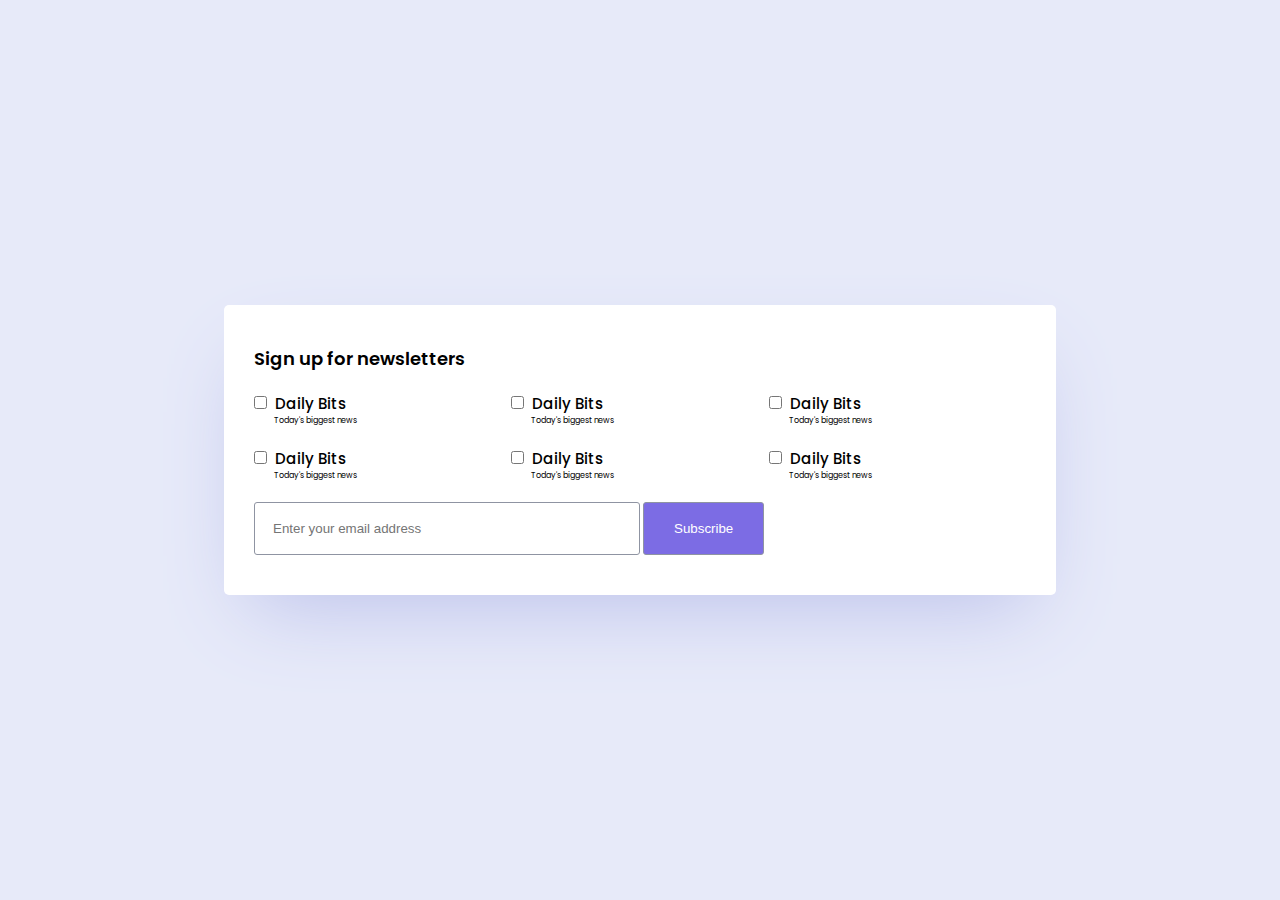
<file: day-01/index.html>
<!DOCTYPE html>
<html lang="en">

<head>
    <meta charset="UTF-8">
    <title>Day 1</title>
    <link rel="stylesheet" href="style.css">
    <script src="app.js"></script>
</head>

<body>
    <div class="container">
        <h3>Sign up for newsletters</h3>
        <div class="checkboxes">
            <div class="checkbox-wrapper" id="daily-bits">
                <input class="checkbox" type="checkbox">
                <label for="daily-bits">Daily Bits</label>
                <p>Today's biggest news</p>
            </div>
            <div class="checkbox-wrapper" id="">
                <input class="checkbox" type="checkbox">
                <label for="daily-bits">Daily Bits</label>
                <p>Today's biggest news</p>
            </div>
            <div class="checkbox-wrapper" id="">
                <input class="checkbox" type="checkbox">
                <label for="daily-bits">Daily Bits</label>
                <p>Today's biggest news</p>
            </div>
            <div class="checkbox-wrapper" id="">
                <input class="checkbox" type="checkbox">
                <label for="daily-bits">Daily Bits</label>
                <p>Today's biggest news</p>
            </div>
            <div class="checkbox-wrapper" id="">
                <input class="checkbox" type="checkbox">
                <label for="daily-bits">Daily Bits</label>
                <p>Today's biggest news</p>
            </div>
            <div class="checkbox-wrapper" id="">
                <input class="checkbox" type="checkbox">
                <label for="daily-bits">Daily Bits</label>
                <p>Today's biggest news</p>
            </div>
        </div>

        <input type="text" placeholder="Enter your email address">
        <button>Subscribe</button>
    </div>
</body>

</html>
</file>
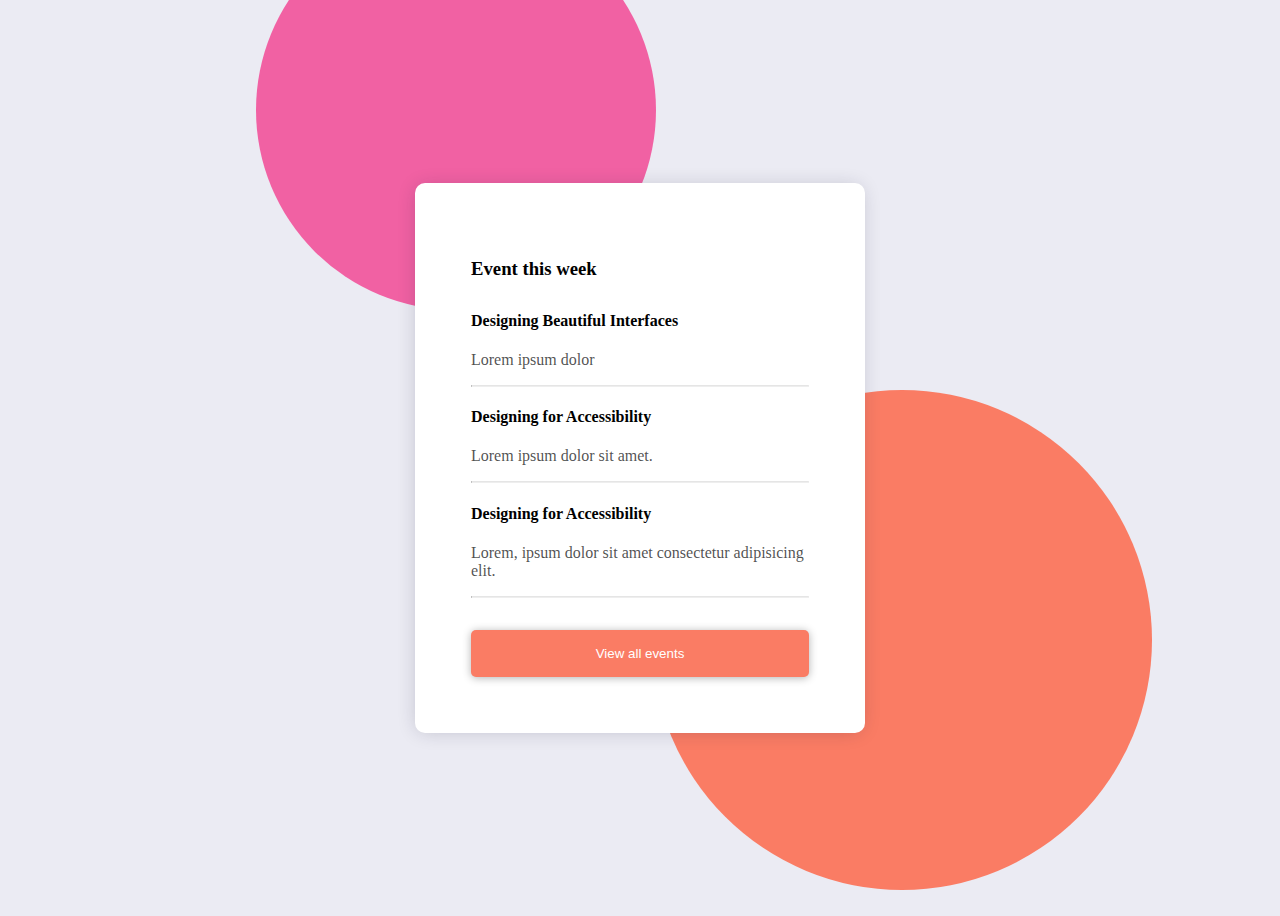
<file: day-06/index.html>
<!DOCTYPE html>
<html lang="en">

<head>
    <meta charset="UTF-8">
    <title>Day 6</title>
    <link rel="stylesheet" href="style.css">
</head>

<body>
    <div class="container">
        <h3>Event this week</h3>
        <ul>
            <li>
                <h4>Designing Beautiful Interfaces</h4>
                <p>Lorem ipsum dolor</p>
                <hr>
            </li>
            <li>
                <h4>Designing for Accessibility</h4>
                <p>Lorem ipsum dolor sit amet.</p>
                <hr>
            </li>
            <li>
                <h4>Designing for Accessibility</h4>
                <p>Lorem, ipsum dolor sit amet consectetur adipisicing elit.</p>
                <hr>
            </li>
        </ul>
        <button>View all events</button>
    </div>
    <div class="smallcircle"></div>
    <div class="bigcircle"></div>
</body>

</html>
</file>
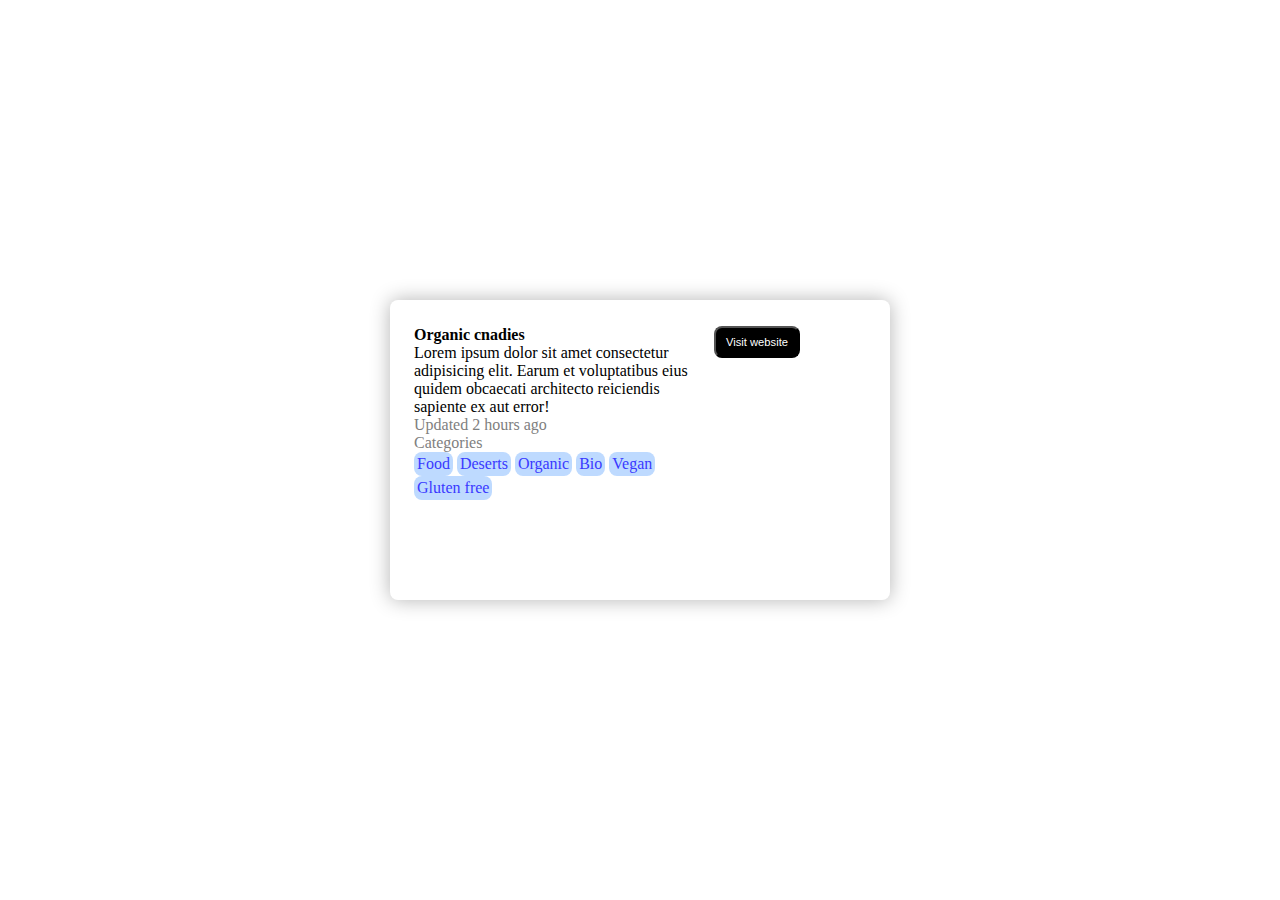
<file: day-09/index.html>
<!DOCTYPE html>
<html lang="en">

<head>
    <meta charset="UTF-8">
    <title>detail card</title>
    <link rel="stylesheet" href="style.css">
</head>

<body>

    <div class="card">
        <div class="card__left">
            <h4 class="card__heading">Organic cnadies</h4>
            <p class="card__para">Lorem ipsum dolor sit amet consectetur adipisicing elit. Earum et voluptatibus eius
                quidem
                obcaecati
                architecto reiciendis sapiente ex aut error!</p>
            <p class="sub-title">Updated 2 hours ago</p>
            <p class="sub-title">Categories</p>
            <div class="card__catagories">
                <span class="card__catagory">Food</span>
                <span class="card__catagory">Deserts</span>
                <span class="card__catagory">Organic</span>
                <span class="card__catagory">Bio</span>
                <span class="card__catagory">Vegan</span>
                <span class="card__catagory">Gluten free</span>
            </div>
        </div>
        <div>

            <button class="btn">Visit website</button>
        </div>
    </div>
</body>

</html>
</file>
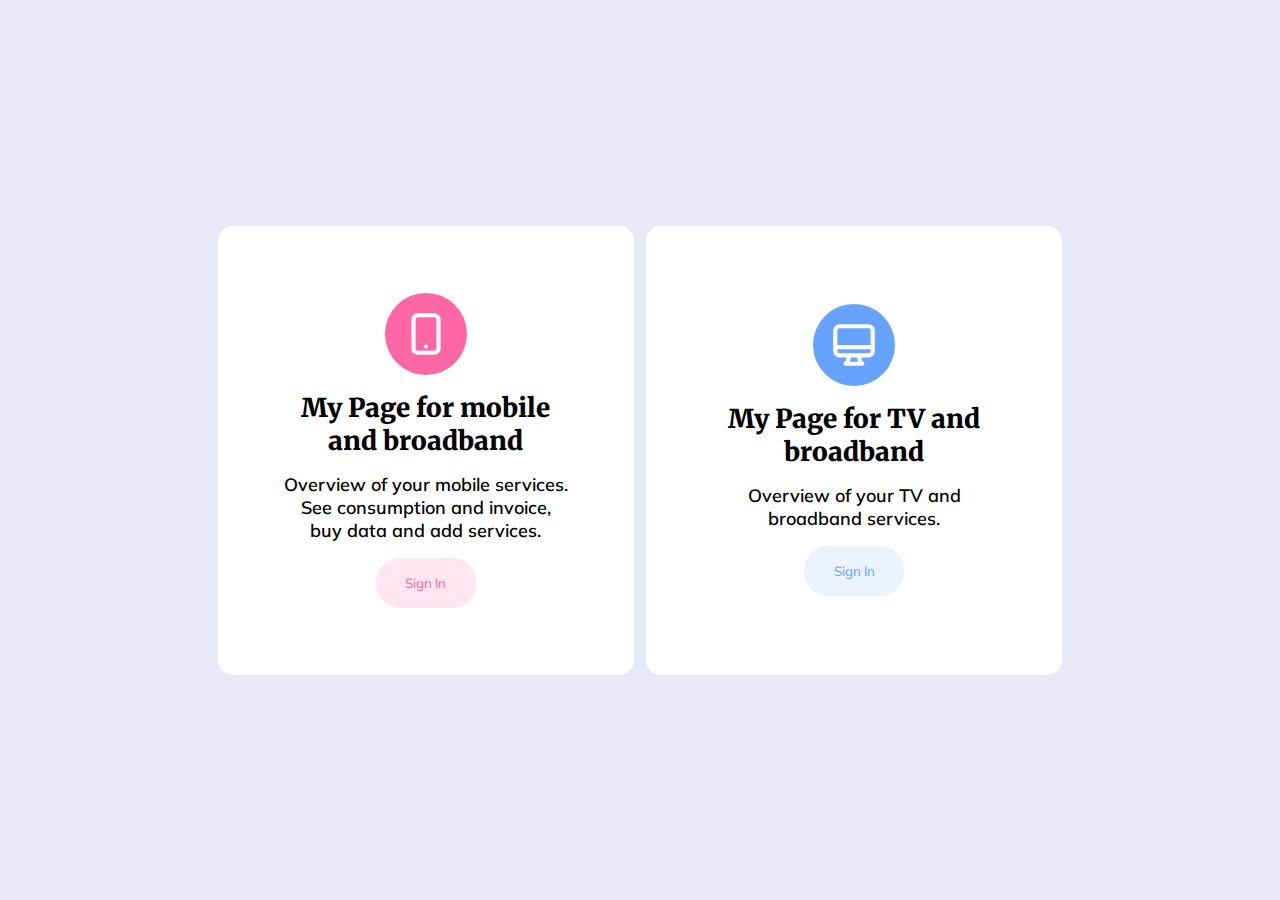
<file: day-12/index.html>
<!DOCTYPE html>
<html lang="en">
  <head>
    <meta charset="UTF-8" />
    <title>Day 12</title>

    <link rel="stylesheet" href="style.css" />
  </head>

  <body>
    <div class="container">
      <div class="card pink">
        <div class="icon-wrapper">
          <svg
            xmlns="http://www.w3.org/2000/svg"
            class="icon"
            fill="none"
            viewBox="0 0 24 24"
            stroke="white"
          >
            <path
              stroke-linecap="round"
              stroke-linejoin="round"
              stroke-width="2"
              d="M12 18h.01M8 21h8a2 2 0 002-2V5a2 2 0 00-2-2H8a2 2 0 00-2 2v14a2 2 0 002 2z"
            />
          </svg>
        </div>
        <h1>My Page for mobile and broadband</h1>
        <p>
          Overview of your mobile services. See consumption and invoice, buy
          data and add services.
        </p>
        <button>Sign In</button>
      </div>
      <div class="card blue">
        <div class="icon-wrapper">
          <svg
            xmlns="http://www.w3.org/2000/svg"
            class="icon"
            fill="none"
            viewBox="0 0 24 24"
            stroke="white"
          >
            <path
              stroke-linecap="round"
              stroke-linejoin="round"
              stroke-width="2"
              d="M9.75 17L9 20l-1 1h8l-1-1-.75-3M3 13h18M5 17h14a2 2 0 002-2V5a2 2 0 00-2-2H5a2 2 0 00-2 2v10a2 2 0 002 2z"
            />
          </svg>
        </div>
        <h1>My Page for TV and broadband</h1>
        <p>Overview of your TV and broadband services.</p>
        <button>Sign In</button>
      </div>
    </div>
  </body>
</html>
</file>
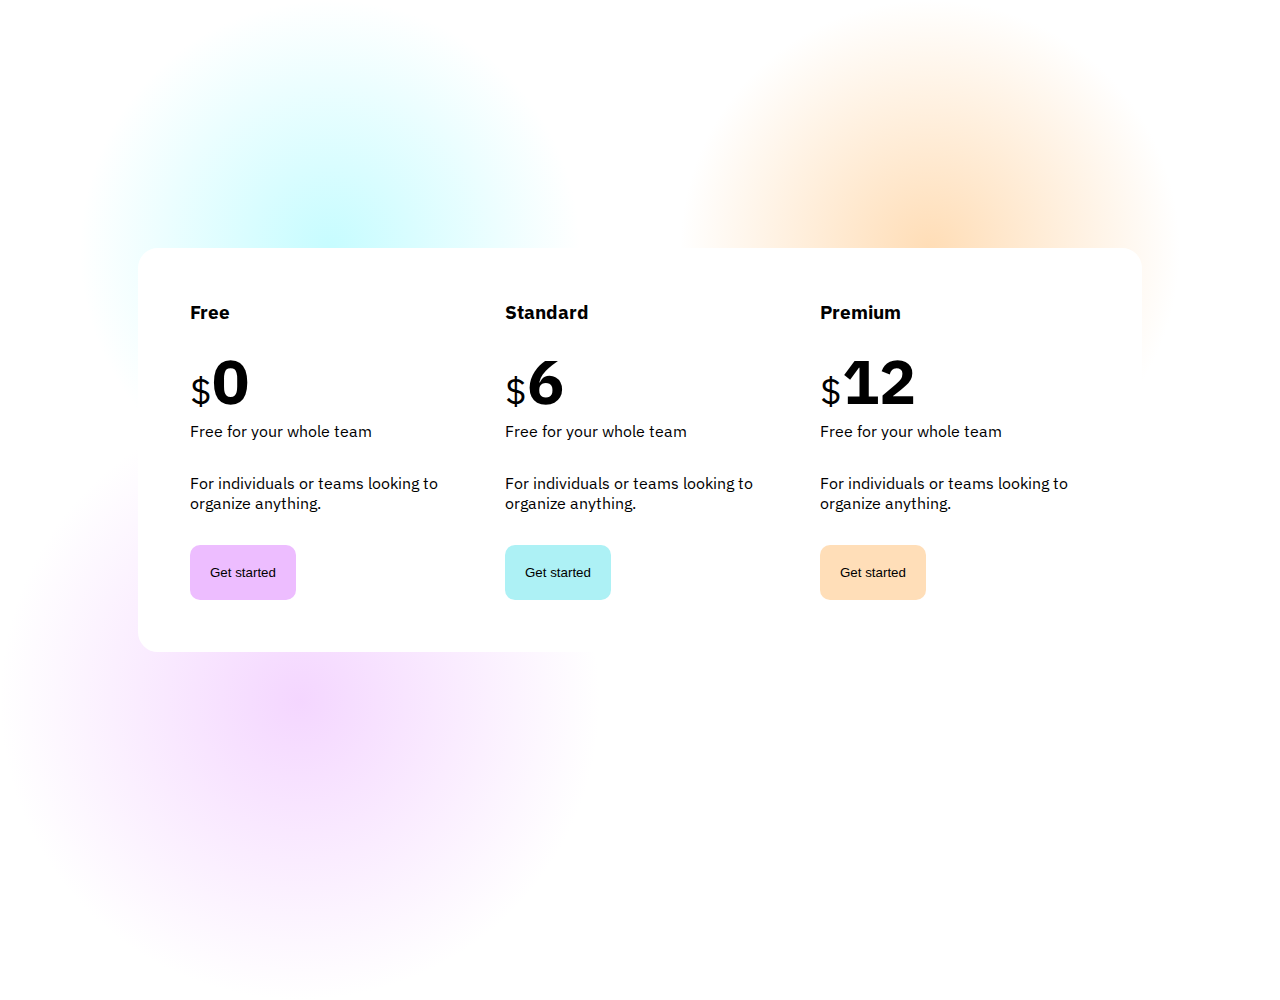
<file: day-13/index.html>
<!DOCTYPE html>
<html lang="en">
  <head>
    <meta charset="UTF-8" />
    <title>Day 13</title>
    <link rel="stylesheet" href="style.css" />
  </head>

  <body>
    <div class="card">
      <section>
        <h3>Free</h3>
        <p class="price"><span>$</span><strong>0</strong></p>
        <p class="text-sm">Free for your whole team</p>
        <p class="text-md">
          For individuals or teams looking to organize anything.
        </p>
        <button class="btn pink">Get started</button>
      </section>
      <section>
        <h3>Standard</h3>
        <p class="price"><span>$</span><strong>6</strong></p>
        <p class="text-sm">Free for your whole team</p>
        <p class="text-md">
          For individuals or teams looking to organize anything.
        </p>
        <button class="btn blue">Get started</button>
      </section>
      <section>
        <h3>Premium</h3>
        <p class="price"><span>$</span><strong>12</strong></p>
        <p class="text-sm">Free for your whole team</p>
        <p class="text-md">
          For individuals or teams looking to organize anything.
        </p>
        <button class="btn yellow">Get started</button>
      </section>
    </div>
    <div class="ellipse ellipse1"></div>
    <div class="ellipse ellipse2"></div>
    <div class="ellipse ellipse3"></div>
  </body>
</html>
</file>
<file: day-01/style.css>
@import url('https://fonts.googleapis.com/css2?family=Poppins:wght@400;500;600&display=swap');

:root{
   --grayish:#E7EAF9;
   --violet:#7C6CE4;
   --black:#1C1C1C;
   --gray:#8D909D;
   --darker:#747474;
   --lighter-gray:#ACACB2;
}
*{
    box-sizing: border-box;
    margin: 0;
    padding: 0;
}

html{
    font-size: 62.5%;
}

h3{
    font-size: 1.8rem;
    font-weight: 600;
    margin-bottom: 2rem;
}
p{
    font-size: 0.8rem;
}
body{
    font-family: 'Poppins',sans-serif;
    display: flex; 
    align-items: center; 
    justify-content: center;  
    min-height: 100vh;
    background-color: var(--grayish);
}

.container{
    width: 65%;
    background-color: white;
    padding: 4rem 3rem;
    border-radius: 5px;
    box-shadow: 0px 34px 85px -25px #BBC0EA;;
    max-width: 1300px;
    min-width: 400px;
}

.checkboxes{
    display: grid;
    grid-template-columns: repeat(3,1fr);
    grid-template-rows: repeat(2,1fr);
}

.checkbox-wrapper{
    margin-bottom: 2rem;
    cursor: pointer;
}
.checkbox{
    padding: 1rem;
    cursor: pointer;
}

label{
    font-size: 1.5rem;
    font-weight: 500;
    margin-left: .5rem;
}

p{
    text-indent: 2rem;
}
input[type="text"]{
    background: #FFFFFF;
    border: 1px solid #8F94A2;
    border-radius: 3px;
    padding: 1.8rem;
    outline: none;
    width: 50%;
}
button{
    background-color: var(--violet);
    border: 1px solid #8F94A2;
    border-radius: 3px;
    color: #fff;
    padding: 1.8rem 3rem;
    cursor: pointer;    
}
button:hover{
    background-color: #725fec;
}
</file>
<file: day-06/style.css>
@import url("https://fonts.googleapis.com/css2?family=Poppins:wght@400;500;600&display=swap");
* {
  box-sizing: border-box;
}

body {
  font-family: "Poppins" sans-serif;
  display: grid;
  place-items: center;
  min-height: 100vh;
  background-color: #ebebf3;
}

.container {
  width: 450px;
  box-shadow: -1px 1px 20px -4px rgba(30, 30, 60, 0.24);
  padding: 3.5rem;
  border-radius: 10px;
  background-color: white;
  position: relative;
}

.container h3 {
  margin-bottom: 2rem;
}
.container ul {
  list-style-type: none;
  padding-left: 0;
}

.container ul li p {
  color: rgba(0, 0, 0, 0.7);
}
.container ul li hr {
  border-top: 1px solid rgba(0, 0, 0, 0.1);
}

.container button {
  display: block;
  padding: 1rem 2rem;
  width: 100%;
  margin-top: 2rem;
  background-color: #fa7c64;
  border: none;
  color: #fff;
  border-radius: 5px;
  cursor: pointer;
  box-shadow: 0 1px 8px rgba(0, 0, 0, 0.3);
  transition: background-color 300ms ease-in-out;
}

.container button:hover {
  background-color: #ff947f;
}

.smallcircle {
  position: absolute;
  width: 400px;
  height: 400px;
  background-color: #f161a3;
  border-radius: 50%;
  z-index: -1;
  top: -10%;
  left: 20%;
}

.bigcircle {
  position: absolute;
  width: 500px;
  height: 500px;
  background-color: #fa7c64;
  border-radius: 50%;
  z-index: -1;
  right: 10%;
  bottom: 10px;
}
</file>
<file: day-09/style.css>
@import url('https://fonts.googleapis.com/css2?family=Poppins:wght@400;500;600&display=swap');
* {
  box-sizing: border-box;
  margin: 0;
}

body {
  font-family: 'Poppins' sans-serif;
  display: flex;
  align-items: center;
  justify-content: center;
  min-height: 100vh;
}

.card {
  display: flex;
  width: 500px;
  height: 300px;
  box-shadow: 0 0 20px rgba(0, 0, 0, 0.3);
  border-radius: 8px;
  padding: 1.6rem 1.5rem;
}

.card__left {
  width: 300px;
}
.card__heading {
}

.card__para {
  width: 300px;
}

.sub-title {
  color: gray;
}
.btn {
  display: block;
  padding: 8px 10px;
  background-color: black;
  border-radius: 8px;
  outline: none;
  color: white;
  font-size: 0.7rem;
}

.card__catagory {
  display: inline-block;
  border-radius: 8px;
  padding: 3px;
  color: rgb(57, 57, 255);
  background-color: rgb(190, 218, 255);
}
</file>
<file: day-12/style.css>
@import url("https://fonts.googleapis.com/css2?family=Merriweather:wght@900&family=Mulish:wght@600&family=Outfit:wght@300;400;600&display=swap");
* {
  box-sizing: border-box;
  margin: 0;
  padding: 0;
}

:root {
  --pink: hsla(335, 100%, 70%, 1);
  --blue: hsla(216, 100%, 70%, 1);
  --blue-card-btn: hsla(216, 100%, 96%, 1);
  --pink-card-btn: hsla(335, 100%, 95%, 1);
  --blue-card-btn-hover: hsla(216, 100%, 88%, 1);
  --pink-card-btn-hover: hsla(335, 100%, 88%, 1);
}
body {
  background-color: #e8e8f7;
  display: grid;
  place-items: center;
  min-height: 100vh;
}

h1 {
  max-width: 274px;
  font-family: "Merriweather", serif;
  font-weight: 900;
  font-size: 26px;
  margin-top: 1rem;
}

p {
  max-width: 284px;
  font-family: "Mulish", sans-serif;
  font-size: 18px;
  font-weight: 600;
  margin: 1rem 0;
}

.container {
  display: flex;
}

.card {
  display: flex;
  flex-direction: column;
  align-items: center;
  justify-content: center;
  width: 416px;
  height: 449px;
  background-color: #fff;
  border-width: 1px;
  border-style: solid;
  border-radius: 15px;
  text-align: center;
  border-color: transparent;
  transition: all 0.3s ease-in-out;
  cursor: pointer;
}

.card:hover {
  box-shadow: 0 0 10px rgba(0, 0, 0, 0.1);
}
.pink {
  margin-right: 0.8rem;
}

.pink:hover {
  border-color: var(--pink);
}
.blue:hover {
  border-color: var(--blue);
}
.icon-wrapper {
  display: grid;
  place-items: center;
  border-radius: 50%;
  padding: 1rem;
}

.pink .icon-wrapper {
  background-color: var(--pink);
}

.blue .icon-wrapper {
  background-color: var(--blue);
}

.icon {
  width: 50px;
  height: 50px;
}

button {
  font-family: "Mulish", sans-serif;
  border: none;
  border-radius: 24px;
  width: 100px;
  height: 50px;
  cursor: pointer;
  transition: all 0.3s ease-in-out;
}

.blue button {
  color: var(--blue);
  background-color: var(--blue-card-btn);
}

.pink button {
  color: var(--pink);
  background-color: var(--pink-card-btn);
}

.blue button:hover {
  background-color: var(--blue-card-btn-hover);
}

.pink button:hover {
  background-color: var(--pink-card-btn-hover);
}
</file>
<file: day-13/style.css>
@import url("https://fonts.googleapis.com/css2?family=IBM+Plex+Sans:wght@500;700&display=swap");
:root {
  --pink: hsla(284, 100%, 87%, 1);
  --blue: hsla(184, 79%, 82%, 1);
  --yellow: hsla(32, 100%, 86%, 1);
  --pink-hover: hsla(284, 100%, 80%, 1);
  --blue-hover: hsla(184, 79%, 75%, 1);
  --yellow-hover: hsla(32, 100%, 80%, 1);
}
* {
  box-sizing: border-box;
  margin: 0;
  padding: 0;
}

body {
  font-family: "IBM Plex Sans", sans-serif;
  display: flex;
  align-items: center;
  justify-content: center;
  min-height: 100vh;
  position: relative;
  overflow: hidden;
}

.card {
  padding: 2rem;
  background-color: #fff;
  max-width: 1100px;
  display: flex;
  align-items: center;
  justify-content: space-between;
  border: 20px solid hsla(0, 0%, 100%, 1);
  border-radius: 20px;
}

.card section:not(:last-child) {
  margin-right: 45px;
}

h3 {
  margin-bottom: 1rem;
}
.price {
  display: flex;
  align-items: baseline;
}
.price span {
  font-size: 36px;
}
strong {
  font-size: 62px;
  font-weight: 700;
}

.text-sm {
  font-size: 16px;
}

.text-md {
  width: 270px;
  margin: 2rem 0;
}

.btn {
  border: none;
  padding: 20px;
  border-radius: 10px;
  transition: all 0.3s ease-in-out;
  cursor: pointer;
}

.btn.pink {
  background-color: var(--pink);
}
.btn.blue {
  background-color: var(--blue);
}
.btn.yellow {
  background-color: var(--yellow);
}

.btn.pink:hover {
  background-color: var(--pink-hover);
}
.btn.blue:hover {
  background-color: var(--blue-hover);
}
.btn.yellow:hover {
  background-color: var(--yellow-hover);
}

.ellipse {
  border-radius: 50%;
  position: absolute;
  z-index: -111;
}

.ellipse1 {
  width: 600px;
  height: 600px;
  background-color: aqua;
  background: radial-gradient(
    50% 50% at 50% 50%,
    rgba(237, 187, 255, 0.6) 0%,
    rgba(237, 187, 255, 0) 100%
  );
  left: 0;
  bottom: -100px;
}
.ellipse2 {
  width: 500px;
  height: 500px;
  background: radial-gradient(
    50% 50% at 50% 50%,
    #c6fcff 0%,
    rgba(198, 252, 255, 0) 100%
  );
  top: 0;
  right: 700px;
}
.ellipse3 {
  width: 500px;
  height: 500px;
  background: radial-gradient(
    50% 50% at 50% 50%,
    #ffddb6 0%,
    rgba(255, 221, 182, 0) 100%
  );
  right: 100px;
  top: 0;
}
</file>
